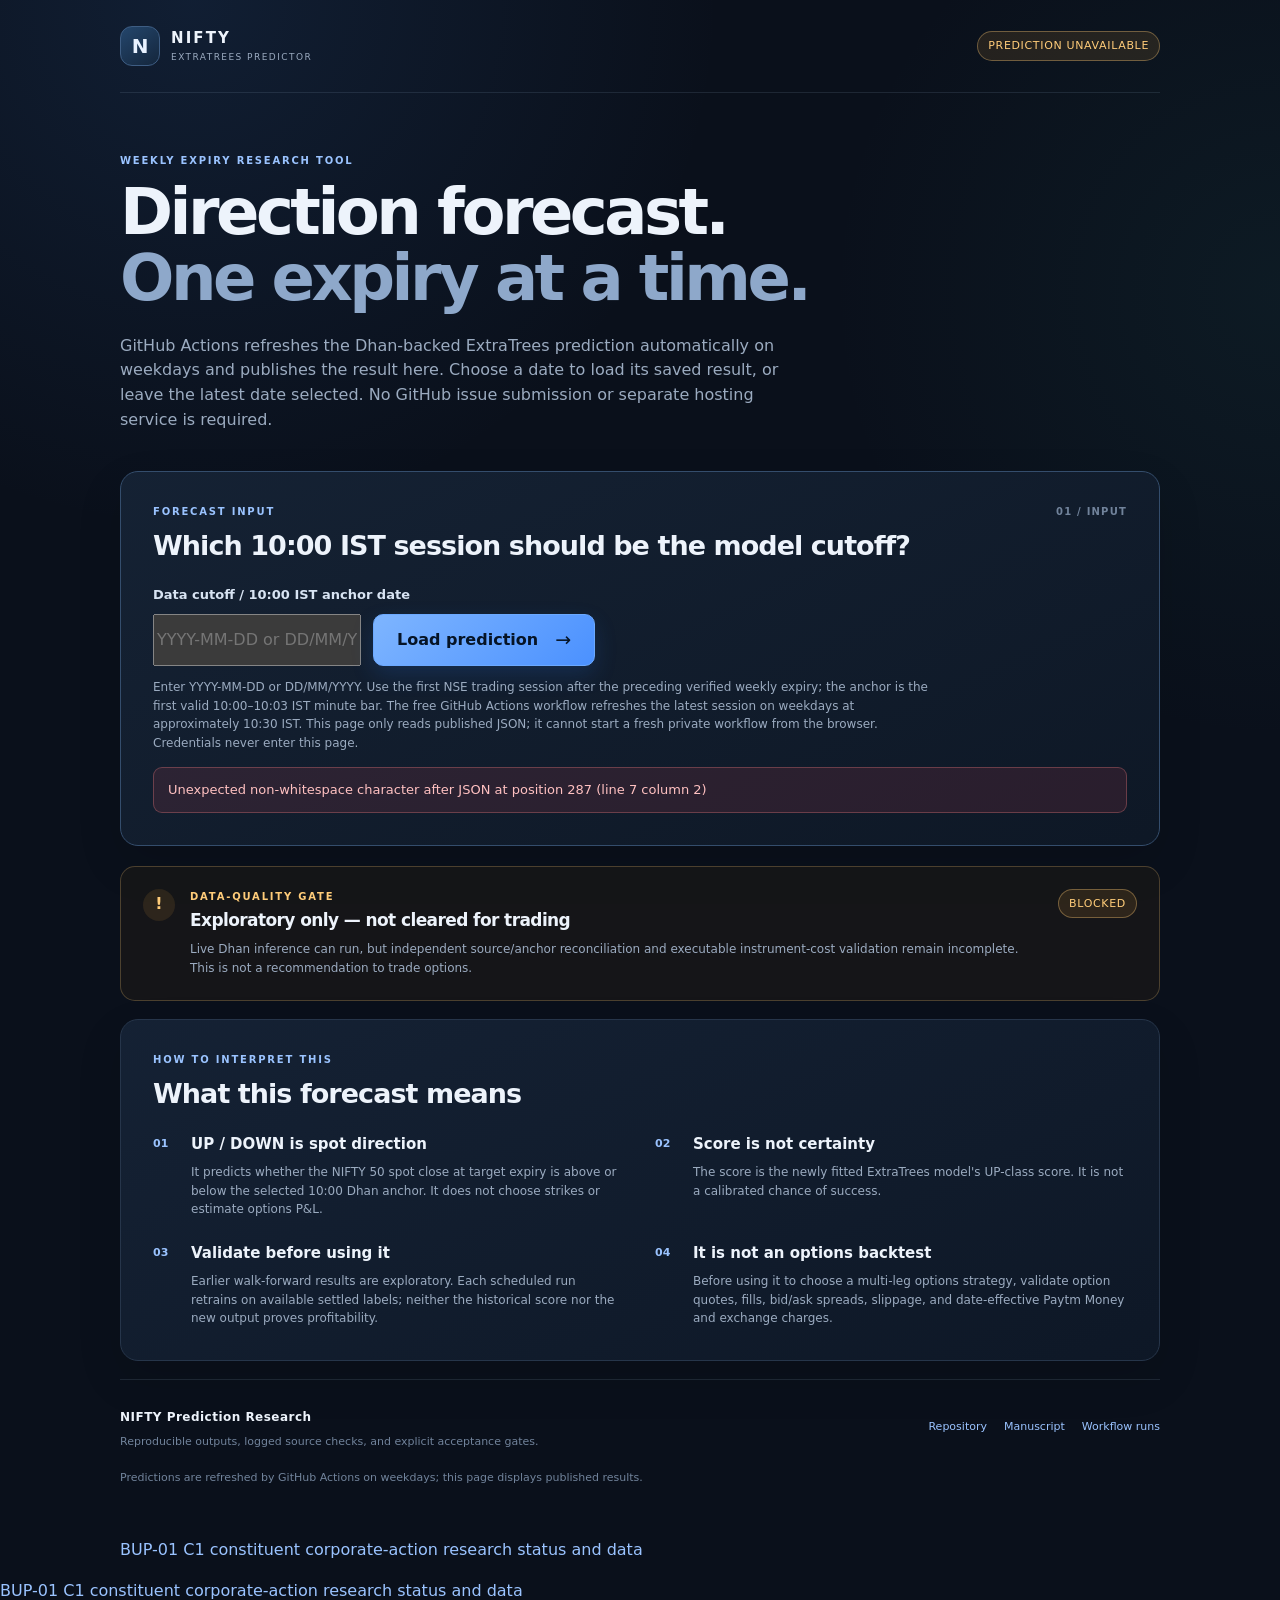
<file: docs/index.html>
<!doctype html>
<html lang="en">
<head>
  <meta charset="utf-8">
  <meta name="viewport" content="width=device-width, initial-scale=1">
  <meta name="theme-color" content="#101827">
  <meta name="description" content="Leakage-aware NIFTY weekly expiry direction forecasts using the repository's ExtraTrees classifier.">
  <title>NIFTY ExtraTrees Predictor</title>
  <link rel="stylesheet" href="./assets/predictor.css">
</head>
<body>
  <main class="shell">
    <header class="topbar">
      <a class="brand" href="./" aria-label="NIFTY ExtraTrees Predictor home">
        <span class="brand-mark">N</span>
        <span><strong>NIFTY</strong><small>EXTRATREES PREDICTOR</small></span>
      </a>
      <span id="page-status" class="status-pill status-loading"><span class="status-dot"></span> Loading latest published prediction</span>
    </header>

    <section class="hero">
      <p class="eyebrow">WEEKLY EXPIRY RESEARCH TOOL</p>
      <h1>Direction forecast.<br><span>One expiry at a time.</span></h1>
      <p class="hero-copy">GitHub Actions refreshes the Dhan-backed ExtraTrees prediction automatically on weekdays and publishes the result here. Choose a date to load its saved result, or leave the latest date selected. No GitHub issue submission or separate hosting service is required.</p>
    </section>

    <section class="panel predictor-panel" aria-labelledby="predict-heading">
      <div class="panel-heading">
        <div>
          <p class="eyebrow">FORECAST INPUT</p>
          <h2 id="predict-heading">Which 10:00 IST session should be the model cutoff?</h2>
        </div>
        <span class="step-number">01 / INPUT</span>
      </div>
      <form id="predict-form">
        <label for="as-of-date">Data cutoff / 10:00 IST anchor date</label>
        <div class="input-row">
          <input id="as-of-date" name="as-of-date" type="text" inputmode="numeric" autocomplete="off" placeholder="YYYY-MM-DD or DD/MM/YYYY" aria-describedby="date-format-help" required>
          <button id="predict-button" type="submit" disabled><span>Predict</span><span class="button-arrow" aria-hidden="true">→</span></button>
        </div>
        <p id="date-format-help" class="helper">Enter YYYY-MM-DD or DD/MM/YYYY. Use the first NSE trading session after the preceding verified weekly expiry; the anchor is the first valid 10:00–10:03 IST minute bar. The free GitHub Actions workflow refreshes the latest session on weekdays at approximately 10:30 IST. This page only reads published JSON; it cannot start a fresh private workflow from the browser. Credentials never enter this page.</p>
        <div id="input-error" class="input-error" role="alert" hidden></div>
        
      </form>
    </section>

    <section id="result-section" class="panel result-panel" aria-live="polite" hidden>
      <div class="result-top">
        <div>
          <p class="eyebrow">MODEL OUTPUT</p>
          <p id="forecast-kind" class="forecast-kind">Forecast</p>
        </div>
        <span id="result-date" class="result-date"></span>
      </div>
      <div class="prediction-line">
        <div id="direction-symbol" class="direction-symbol">↗</div>
        <div>
          <p class="eyebrow">PREDICTED SPOT DIRECTION</p>
          <h2 id="direction-value">UP</h2>
          <p id="direction-description" class="direction-description"></p>
        </div>
      </div>
      <div class="metric-grid">
        <div class="metric">
          <span>Target expiry</span>
          <strong id="target-expiry">—</strong>
        </div>
        <div class="metric">
          <span>UP model score</span>
          <strong id="p-up">—</strong>
          <small>Not a calibrated probability</small>
        </div>
        <div class="metric">
          <span>Training observations</span>
          <strong id="train-count">—</strong>
        </div>
        <div class="metric">
          <span>Labels known through</span>
          <strong id="train-through">—</strong>
        </div>
      </div>
      <div class="metric-grid" style="margin-top:12px"><div class="metric"><span>Dhan 10:00 anchor price</span><strong id="anchor-price">—</strong></div><div class="metric"><span>Validated minute bars</span><strong id="bars-used">—</strong></div></div>
      <div id="expiry-note" class="minor-note" hidden></div>
    </section>

    <section class="gate-panel" aria-labelledby="gate-heading">
      <div class="gate-icon" aria-hidden="true">!</div>
      <div class="gate-copy">
        <p class="eyebrow">DATA-QUALITY GATE</p>
        <h2 id="gate-heading">Exploratory only — not cleared for trading</h2>
        <p id="gate-description">Live Dhan inference can run, but independent source/anchor reconciliation and executable instrument-cost validation remain incomplete. This is not a recommendation to trade options.</p>
      </div>
      <span id="gate-status" class="status-pill status-blocked">BLOCKED</span>
    </section>

    <section class="panel details-panel">
      <div class="panel-heading">
        <div>
          <p class="eyebrow">HOW TO INTERPRET THIS</p>
          <h2>What this forecast means</h2>
        </div>
      </div>
      <div class="detail-grid">
        <article>
          <span class="detail-index">01</span>
          <h3>UP / DOWN is spot direction</h3>
          <p>It predicts whether the NIFTY 50 spot close at target expiry is above or below the selected 10:00 Dhan anchor. It does not choose strikes or estimate options P&amp;L.</p>
        </article>
        <article>
          <span class="detail-index">02</span>
          <h3>Score is not certainty</h3>
          <p>The score is the newly fitted ExtraTrees model's UP-class score. It is not a calibrated chance of success.</p>
        </article>
        <article>
          <span class="detail-index">03</span>
          <h3>Validate before using it</h3>
          <p>Earlier walk-forward results are exploratory. Each scheduled run retrains on available settled labels; neither the historical score nor the new output proves profitability.</p>
        </article>
        <article>
          <span class="detail-index">04</span>
          <h3>It is not an options backtest</h3>
          <p>Before using it to choose a multi-leg options strategy, validate option quotes, fills, bid/ask spreads, slippage, and date-effective Paytm Money and exchange charges.</p>
        </article>
      </div>
    </section>

    <footer class="footer">
      <div>
        <strong>NIFTY Prediction Research</strong>
        <p>Reproducible outputs, logged source checks, and explicit acceptance gates.</p>
      </div>
      <nav aria-label="Research links">
        <a href="https://github.com/VCR-TRADING-RESEARCH/NIFTY-Prediction">Repository</a>
        <a href="https://github.com/VCR-TRADING-RESEARCH/NIFTY-Prediction/blob/main/research/manuscript.md">Manuscript</a>
        <a href="https://github.com/VCR-TRADING-RESEARCH/NIFTY-Prediction/actions">Workflow runs</a>
      </nav>
      <p id="generated-at" class="generated-at">Published predictions are generated by GitHub Actions; check workflow runs for freshness.</p>
    </footer>
  <p><a href="research/constituent_weekly/index.html">BUP-01 C1 constituent corporate-action research status and data</a></p>
</main>
  <script src="./assets/predictor.js?v=20261025b" defer></script>
<p><a href="research/constituent_weekly/index.html">BUP-01 C1 constituent corporate-action research status and data</a></p>
</body>
</html>
</file>
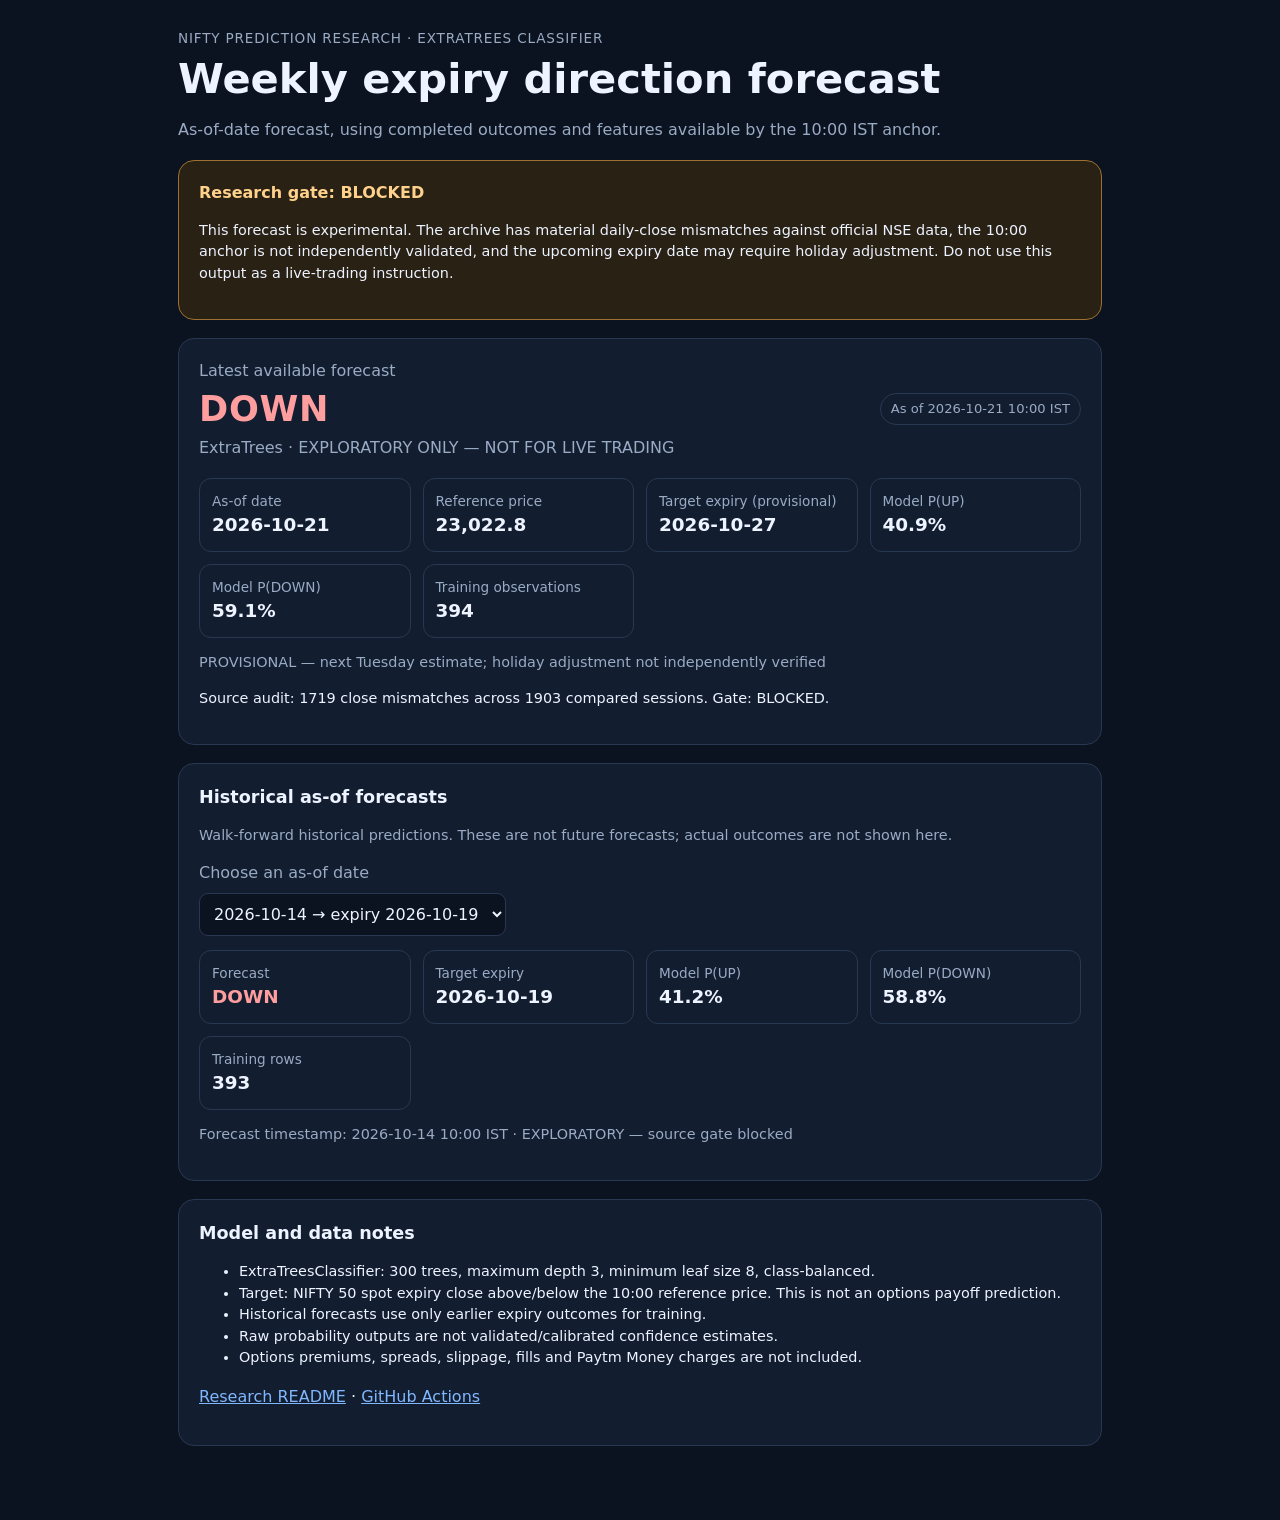
<file: docs/prediction/index.html>
<!doctype html>
<html lang="en">
<head>
<meta charset="utf-8"><meta name="viewport" content="width=device-width, initial-scale=1">
<title>NIFTY Expiry Prediction | ExtraTrees</title>
<style>
:root{color-scheme:dark;--bg:#0b1220;--panel:#121d30;--muted:#9aabc4;--line:#293852;--text:#edf3ff;--accent:#80b7ff}
*{box-sizing:border-box}body{margin:0;background:var(--bg);color:var(--text);font:16px/1.5 system-ui,-apple-system,Segoe UI,sans-serif}main{max-width:960px;margin:0 auto;padding:28px 18px 56px}h1{font-size:clamp(1.8rem,4vw,2.6rem);line-height:1.1;margin:8px 0}h2{font-size:1.1rem;margin:0 0 12px}.muted{color:var(--muted)}.topline{font-size:.85rem;color:var(--muted);letter-spacing:.06em;text-transform:uppercase}.panel{background:var(--panel);border:1px solid var(--line);border-radius:16px;padding:20px;margin:18px 0}.warning{border-color:#9d7132;background:#2a2115}.warning strong{color:#ffd18b}.signal{display:flex;align-items:center;justify-content:space-between;gap:16px;flex-wrap:wrap}.direction{font-size:2.2rem;font-weight:800;letter-spacing:.02em}.up{color:#70e0ac}.down{color:#ff9e9e}.pill{border:1px solid var(--line);border-radius:999px;padding:5px 10px;font-size:.82rem;color:var(--muted)}.grid{display:grid;grid-template-columns:repeat(auto-fit,minmax(170px,1fr));gap:12px}.metric{border:1px solid var(--line);border-radius:12px;padding:12px}.metric span{display:block;color:var(--muted);font-size:.85rem}.metric b{font-size:1.15rem;overflow-wrap:anywhere}label{display:block;margin:8px 0;color:var(--muted)}select{font:inherit;border-radius:9px;border:1px solid var(--line);padding:10px;background:var(--bg);color:var(--text)}a{color:var(--accent)}.small{font-size:.9rem}
</style></head>
<body><main>
<div class="topline">NIFTY Prediction Research · ExtraTrees Classifier</div>
<h1>Weekly expiry direction forecast</h1>
<p class="muted">As-of-date forecast, using completed outcomes and features available by the 10:00 IST anchor.</p>
<section class="panel warning"><strong>Research gate: BLOCKED</strong><p class="small">This forecast is experimental. The archive has material daily-close mismatches against official NSE data, the 10:00 anchor is not independently validated, and the upcoming expiry date may require holiday adjustment. Do not use this output as a live-trading instruction.</p></section>
<section class="panel" id="latest"><p class="muted">Loading latest prediction…</p></section>
<section class="panel"><h2>Historical as-of forecasts</h2><p class="muted small">Walk-forward historical predictions. These are not future forecasts; actual outcomes are not shown here.</p><label for="asof">Choose an as-of date</label><select id="asof"><option>Loading dates…</option></select><div id="selected" style="margin-top:14px"></div></section>
<section class="panel"><h2>Model and data notes</h2><ul class="small"><li>ExtraTreesClassifier: 300 trees, maximum depth 3, minimum leaf size 8, class-balanced.</li><li>Target: NIFTY 50 spot expiry close above/below the 10:00 reference price. This is not an options payoff prediction.</li><li>Historical forecasts use only earlier expiry outcomes for training.</li><li>Raw probability outputs are not validated/calibrated confidence estimates.</li><li>Options premiums, spreads, slippage, fills and Paytm Money charges are not included.</li></ul><p><a href="https://github.com/VCR-TRADING-RESEARCH/NIFTY-Prediction/blob/research/phase-3-official-source-reconciliation/README.md">Research README</a> · <a href="https://github.com/VCR-TRADING-RESEARCH/NIFTY-Prediction/actions">GitHub Actions</a></p></section>
</main>
<script>
const $=id=>document.getElementById(id);
function pct(v){return Number.isFinite(Number(v))?(100*Number(v)).toFixed(1)+'%':'—'}
function renderLatest(d){const cls=d.prediction==='UP'?'up':'down';$('latest').innerHTML='<div class="signal"><div><div class="muted">Latest available forecast</div><div class="direction '+cls+'">'+d.prediction+'</div><div class="muted">ExtraTrees · '+d.prediction_status+'</div></div><span class="pill">As of '+(d.forecast_time_ist||d.as_of_date)+'</span></div><div class="grid" style="margin-top:18px"><div class="metric"><span>As-of date</span><b>'+d.as_of_date+'</b></div><div class="metric"><span>Reference price</span><b>'+Number(d.reference_price||0).toLocaleString('en-IN',{maximumFractionDigits:2})+'</b></div><div class="metric"><span>Target expiry (provisional)</span><b>'+d.target_expiry_date+'</b></div><div class="metric"><span>Model P(UP)</span><b>'+pct(d.p_up)+'</b></div><div class="metric"><span>Model P(DOWN)</span><b>'+pct(d.p_down)+'</b></div><div class="metric"><span>Training observations</span><b>'+d.training_rows+'</b></div></div><p class="muted small">'+(d.target_expiry_status||'')+'</p><p class="small">Source audit: '+(d.archive_close_mismatches_over_1_point??'—')+' close mismatches across '+(d.official_sessions_compared??'—')+' compared sessions. Gate: '+d.historical_source_gate+'.</p>'}
function parseCSV(text){const lines=text.trim().split(/\r?\n/);if(lines.length<2)return [];const headers=lines.shift().split(',');return lines.map(line=>{const vals=line.split(',');return Object.fromEntries(headers.map((h,i)=>[h,vals[i]??'']))})}
function renderSelected(rows){const r=rows.find(x=>x.as_of_date===$('asof').value);if(!r){$('selected').innerHTML='<p class="muted">No historical forecast for this date.</p>';return}const cls=r.prediction==='UP'?'up':'down';$('selected').innerHTML='<div class="grid"><div class="metric"><span>Forecast</span><b class="'+cls+'">'+r.prediction+'</b></div><div class="metric"><span>Target expiry</span><b>'+r.target_expiry_date+'</b></div><div class="metric"><span>Model P(UP)</span><b>'+pct(r.p_up)+'</b></div><div class="metric"><span>Model P(DOWN)</span><b>'+pct(r.p_down)+'</b></div><div class="metric"><span>Training rows</span><b>'+r.training_rows+'</b></div></div><p class="muted small">Forecast timestamp: '+r.forecast_time_ist+' IST · '+r.status+'</p>'}
Promise.all([fetch('./latest_prediction.json?v='+Date.now()),fetch('./prediction_history.csv?v='+Date.now())]).then(async([a,b])=>{if(!a.ok||!b.ok)throw new Error('Prediction files are not published yet. Run the research workflow first.');const latest=await a.json(),history=parseCSV(await b.text());renderLatest(latest);const sel=$('asof');sel.innerHTML='';history.slice().reverse().forEach(r=>{const o=document.createElement('option');o.value=r.as_of_date;o.textContent=r.as_of_date+' → expiry '+r.target_expiry_date;sel.appendChild(o)});sel.addEventListener('change',()=>renderSelected(history));if(history.length)renderSelected(history)}).catch(err=>{$('latest').innerHTML='<strong>Prediction not yet generated</strong><p class="muted small">'+err.message+'</p><p class="small">Run the <a href="https://github.com/VCR-TRADING-RESEARCH/NIFTY-Prediction/actions/workflows/nifty-research.yml">NIFTY Weekly Expiry Research workflow</a>. The page will display a blocked status if source checks fail.</p>'; $('asof').innerHTML='<option>Unavailable until workflow completes</option>'});
</script></body></html>
</file>
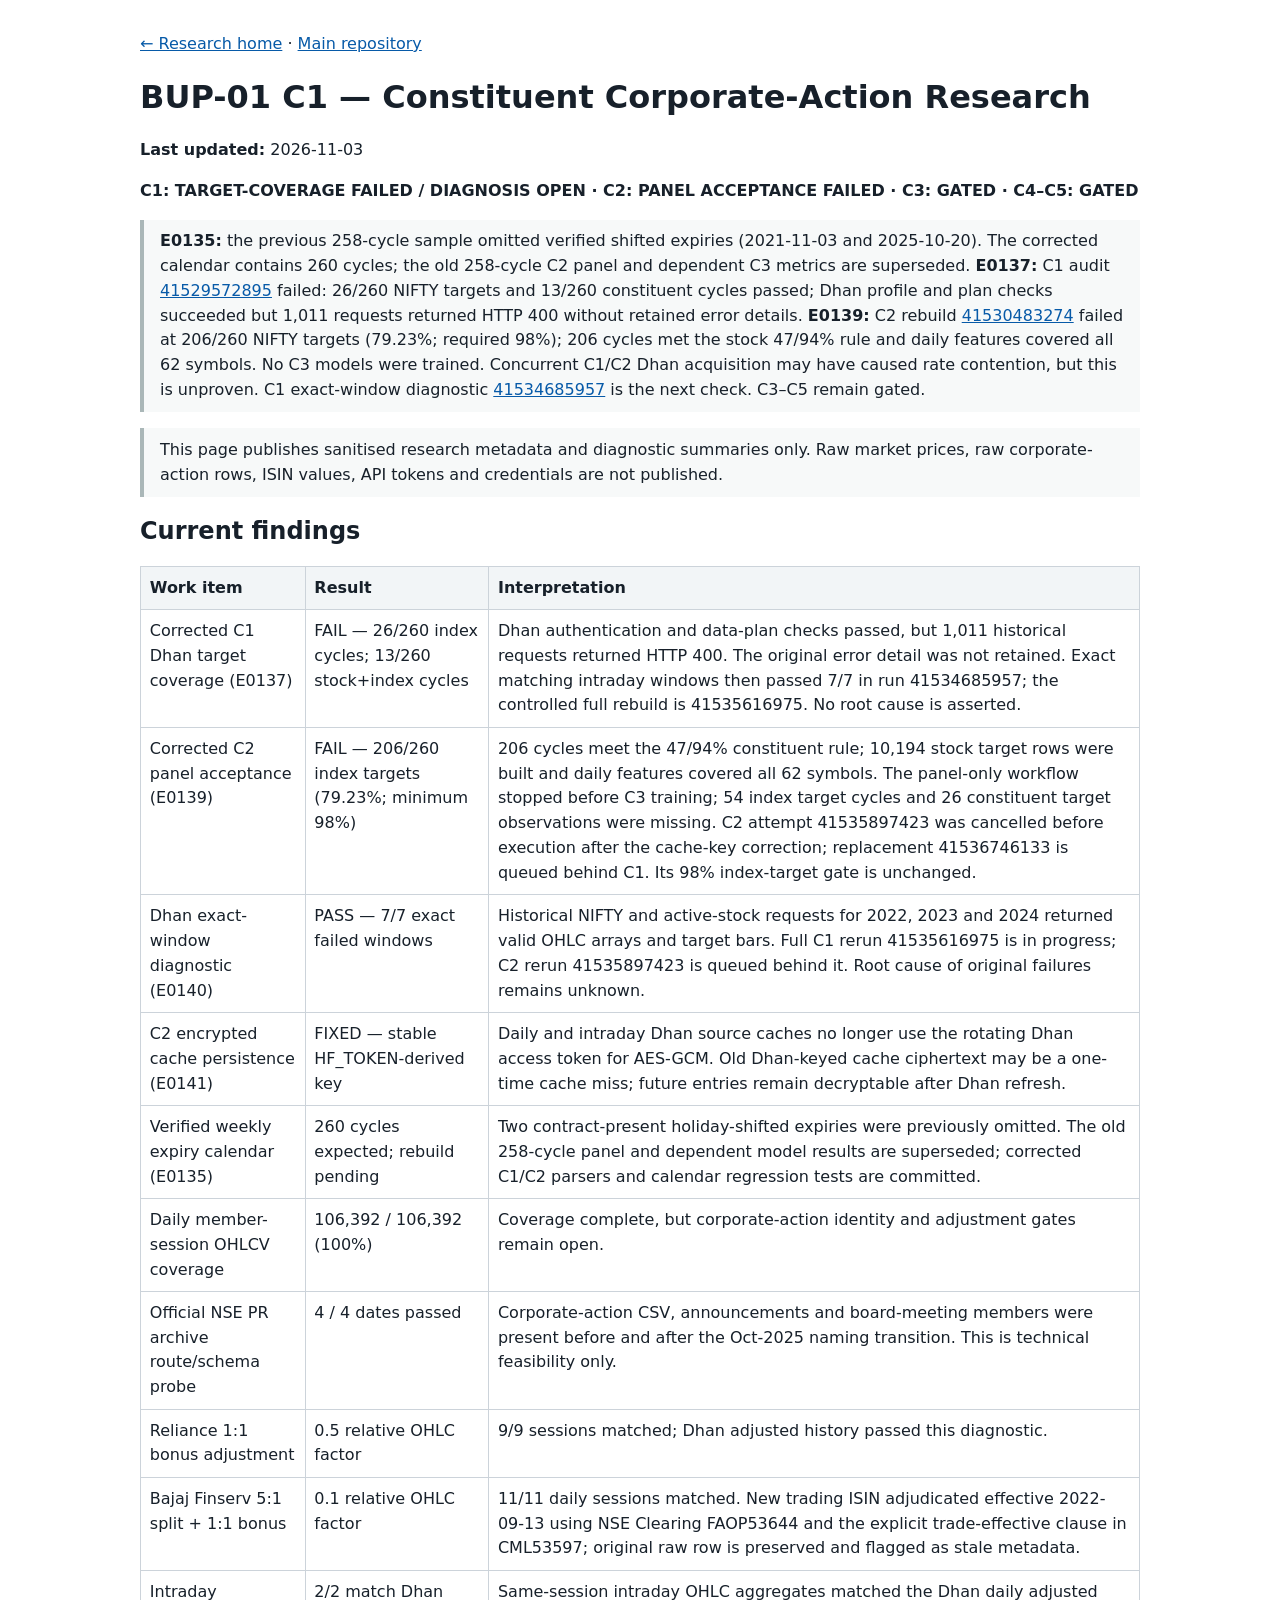
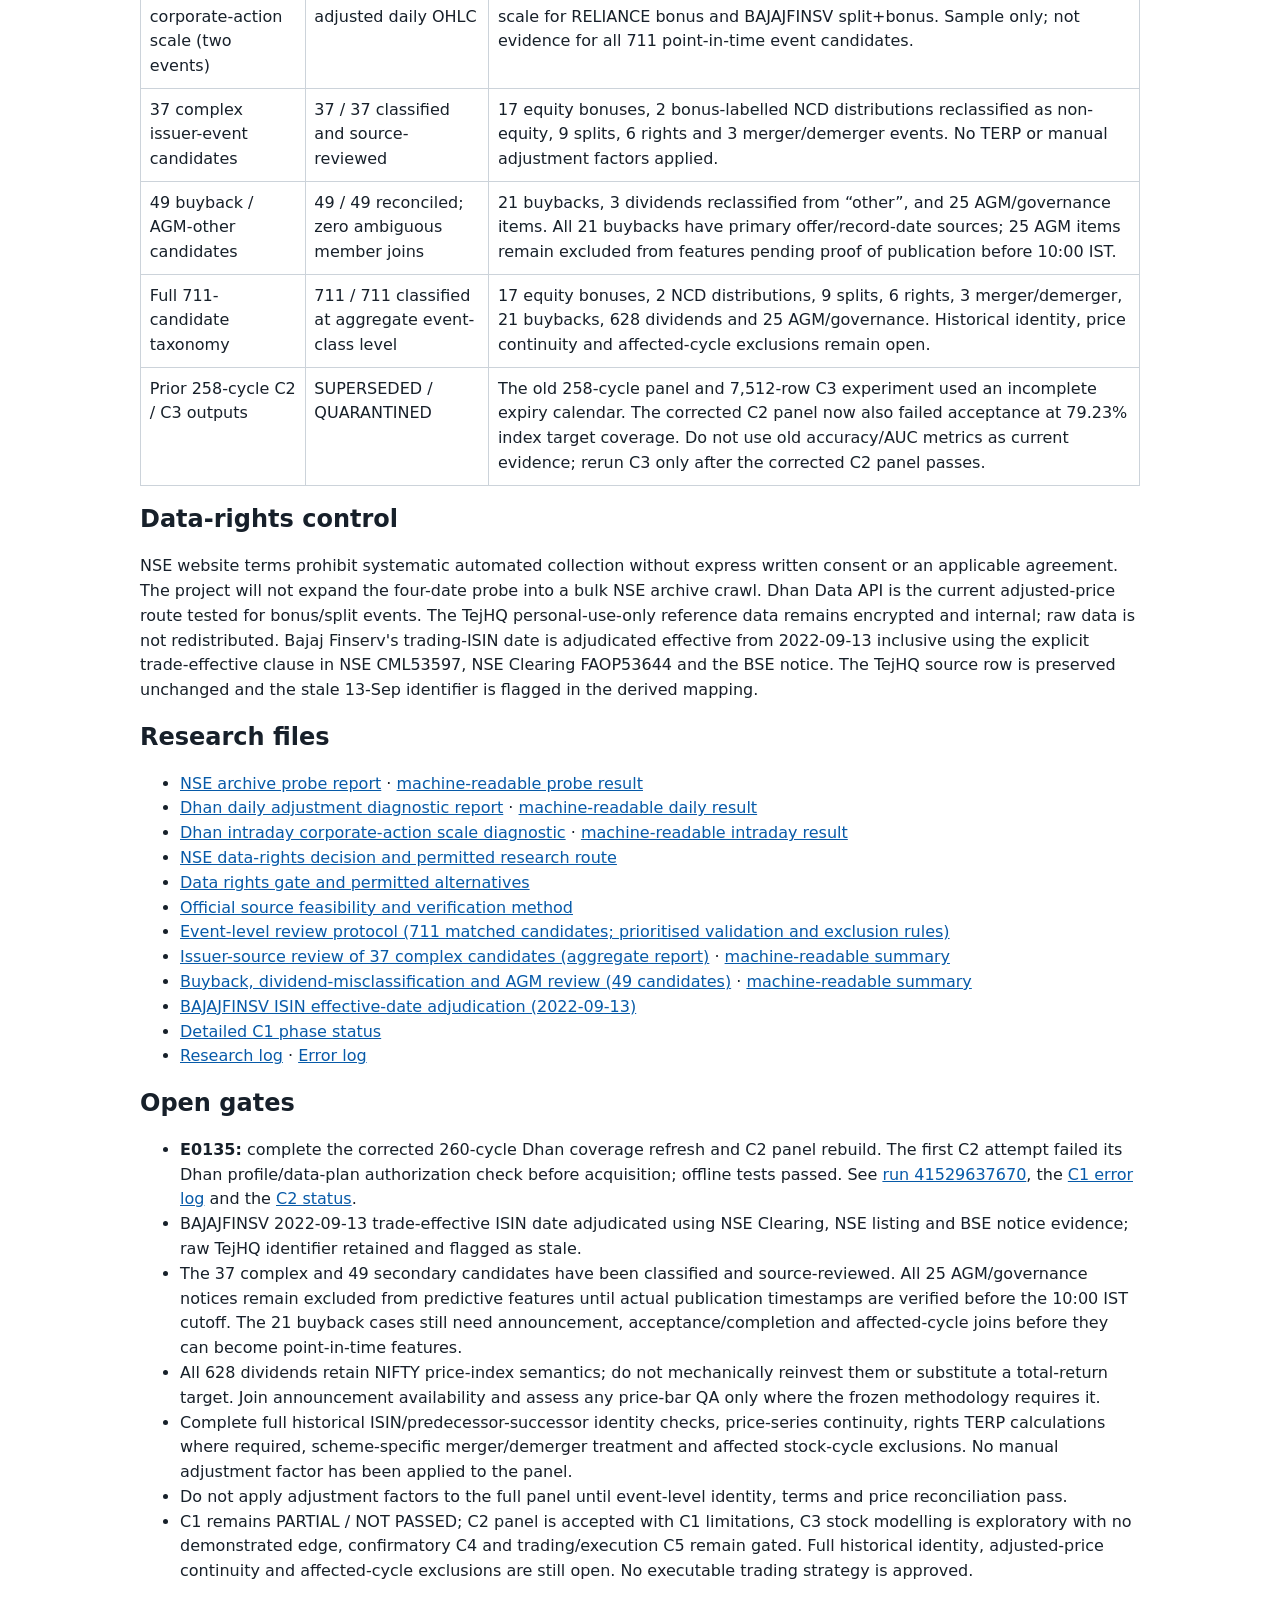
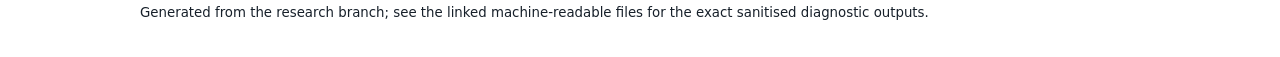
<file: docs/research/constituent_weekly/index.html>
<!doctype html>
<html lang="en">
<head>
<meta charset="utf-8">
<meta name="viewport" content="width=device-width, initial-scale=1">
<title>BUP-01 C1 — Constituent Corporate-Action Research</title>
<style>
body{font-family:system-ui,-apple-system,Segoe UI,Roboto,sans-serif;max-width:1000px;margin:2rem auto;padding:0 1rem;line-height:1.55;color:#17202a}
h1,h2{line-height:1.2} table{border-collapse:collapse;width:100%;margin:1rem 0} th,td{border:1px solid #ccd3da;padding:.55rem;text-align:left;vertical-align:top} th{background:#f2f5f7}
.status{font-weight:700} .note{border-left:4px solid #aab7b8;padding:.6rem 1rem;background:#f7f9f9}
a{color:#075aa8} code{overflow-wrap:anywhere}
</style>
</head>
<body>
<p><a href="../../index.html">← Research home</a> · <a href="https://github.com/VCR-TRADING-RESEARCH/NIFTY-Prediction">Main repository</a></p>
<h1>BUP-01 C1 — Constituent Corporate-Action Research</h1>
<p><strong>Last updated:</strong> 2026-11-03</p>
<p class="status">C1: TARGET-COVERAGE FAILED / DIAGNOSIS OPEN · C2: PANEL ACCEPTANCE FAILED · C3: GATED · C4–C5: GATED</p>
<p class="note"><strong>E0135:</strong> the previous 258-cycle sample omitted verified shifted expiries (2021-11-03 and 2025-10-20). The corrected calendar contains 260 cycles; the old 258-cycle C2 panel and dependent C3 metrics are superseded. <strong>E0137:</strong> C1 audit <a href="https://github.com/VCR-TRADING-RESEARCH/NIFTY-Prediction/actions/runs/41529572895">41529572895</a> failed: 26/260 NIFTY targets and 13/260 constituent cycles passed; Dhan profile and plan checks succeeded but 1,011 requests returned HTTP 400 without retained error details. <strong>E0139:</strong> C2 rebuild <a href="https://github.com/VCR-TRADING-RESEARCH/NIFTY-Prediction/actions/runs/41530483274">41530483274</a> failed at 206/260 NIFTY targets (79.23%; required 98%); 206 cycles met the stock 47/94% rule and daily features covered all 62 symbols. No C3 models were trained. Concurrent C1/C2 Dhan acquisition may have caused rate contention, but this is unproven. C1 exact-window diagnostic <a href="https://github.com/VCR-TRADING-RESEARCH/NIFTY-Prediction/actions/runs/41534685957">41534685957</a> is the next check. C3–C5 remain gated.</p>
<p class="note">This page publishes sanitised research metadata and diagnostic summaries only. Raw market prices, raw corporate-action rows, ISIN values, API tokens and credentials are not published.</p>

<h2>Current findings</h2>
<table>
<thead><tr><th>Work item</th><th>Result</th><th>Interpretation</th></tr></thead>
<tbody>
<tr><td>Corrected C1 Dhan target coverage (E0137)</td><td>FAIL — 26/260 index cycles; 13/260 stock+index cycles</td><td>Dhan authentication and data-plan checks passed, but 1,011 historical requests returned HTTP 400. The original error detail was not retained. Exact matching intraday windows then passed 7/7 in run 41534685957; the controlled full rebuild is 41535616975. No root cause is asserted.</td></tr>
<tr><td>Corrected C2 panel acceptance (E0139)</td><td>FAIL — 206/260 index targets (79.23%; minimum 98%)</td><td>206 cycles meet the 47/94% constituent rule; 10,194 stock target rows were built and daily features covered all 62 symbols. The panel-only workflow stopped before C3 training; 54 index target cycles and 26 constituent target observations were missing. C2 attempt 41535897423 was cancelled before execution after the cache-key correction; replacement 41536746133 is queued behind C1. Its 98% index-target gate is unchanged.</td></tr>
<tr><td>Dhan exact-window diagnostic (E0140)</td><td>PASS — 7/7 exact failed windows</td><td>Historical NIFTY and active-stock requests for 2022, 2023 and 2024 returned valid OHLC arrays and target bars. Full C1 rerun 41535616975 is in progress; C2 rerun 41535897423 is queued behind it. Root cause of original failures remains unknown.</td></tr>
<tr><td>C2 encrypted cache persistence (E0141)</td><td>FIXED — stable HF_TOKEN-derived key</td><td>Daily and intraday Dhan source caches no longer use the rotating Dhan access token for AES-GCM. Old Dhan-keyed cache ciphertext may be a one-time cache miss; future entries remain decryptable after Dhan refresh.</td></tr>

<tr><td>Verified weekly expiry calendar (E0135)</td><td>260 cycles expected; rebuild pending</td><td>Two contract-present holiday-shifted expiries were previously omitted. The old 258-cycle panel and dependent model results are superseded; corrected C1/C2 parsers and calendar regression tests are committed.</td></tr>
<tr><td>Daily member-session OHLCV coverage</td><td>106,392 / 106,392 (100%)</td><td>Coverage complete, but corporate-action identity and adjustment gates remain open.</td></tr>
<tr><td>Official NSE PR archive route/schema probe</td><td>4 / 4 dates passed</td><td>Corporate-action CSV, announcements and board-meeting members were present before and after the Oct-2025 naming transition. This is technical feasibility only.</td></tr>
<tr><td>Reliance 1:1 bonus adjustment</td><td>0.5 relative OHLC factor</td><td>9/9 sessions matched; Dhan adjusted history passed this diagnostic.</td></tr>
<tr><td>Bajaj Finserv 5:1 split + 1:1 bonus</td><td>0.1 relative OHLC factor</td><td>11/11 daily sessions matched. New trading ISIN adjudicated effective 2022-09-13 using NSE Clearing FAOP53644 and the explicit trade-effective clause in CML53597; original raw row is preserved and flagged as stale metadata.</td></tr>
<tr><td>Intraday corporate-action scale (two events)</td><td>2/2 match Dhan adjusted daily OHLC</td><td>Same-session intraday OHLC aggregates matched the Dhan daily adjusted scale for RELIANCE bonus and BAJAJFINSV split+bonus. Sample only; not evidence for all 711 point-in-time event candidates.</td></tr>
<tr><td>37 complex issuer-event candidates</td><td>37 / 37 classified and source-reviewed</td><td>17 equity bonuses, 2 bonus-labelled NCD distributions reclassified as non-equity, 9 splits, 6 rights and 3 merger/demerger events. No TERP or manual adjustment factors applied.</td></tr>
<tr><td>49 buyback / AGM-other candidates</td><td>49 / 49 reconciled; zero ambiguous member joins</td><td>21 buybacks, 3 dividends reclassified from “other”, and 25 AGM/governance items. All 21 buybacks have primary offer/record-date sources; 25 AGM items remain excluded from features pending proof of publication before 10:00 IST.</td></tr>
<tr><td>Full 711-candidate taxonomy</td><td>711 / 711 classified at aggregate event-class level</td><td>17 equity bonuses, 2 NCD distributions, 9 splits, 6 rights, 3 merger/demerger, 21 buybacks, 628 dividends and 25 AGM/governance. Historical identity, price continuity and affected-cycle exclusions remain open.</td></tr>
<tr><td>Prior 258-cycle C2 / C3 outputs</td><td>SUPERSEDED / QUARANTINED</td><td>The old 258-cycle panel and 7,512-row C3 experiment used an incomplete expiry calendar. The corrected C2 panel now also failed acceptance at 79.23% index target coverage. Do not use old accuracy/AUC metrics as current evidence; rerun C3 only after the corrected C2 panel passes.</td></tr>
</tbody>
</table>

<h2>Data-rights control</h2>
<p>NSE website terms prohibit systematic automated collection without express written consent or an applicable agreement. The project will not expand the four-date probe into a bulk NSE archive crawl. Dhan Data API is the current adjusted-price route tested for bonus/split events. The TejHQ personal-use-only reference data remains encrypted and internal; raw data is not redistributed. Bajaj Finserv's trading-ISIN date is adjudicated effective from 2022-09-13 inclusive using the explicit trade-effective clause in NSE CML53597, NSE Clearing FAOP53644 and the BSE notice. The TejHQ source row is preserved unchanged and the stale 13-Sep identifier is flagged in the derived mapping.</p>

<h2>Research files</h2>
<ul>
<li><a href="C1_NSE_PR_ARCHIVE_PROBE.md">NSE archive probe report</a> · <a href="C1_NSE_PR_ARCHIVE_PROBE.json">machine-readable probe result</a></li>
<li><a href="C1_DHAN_ADJUSTMENT_DIAGNOSTIC.md">Dhan daily adjustment diagnostic report</a> · <a href="C1_DHAN_ADJUSTMENT_DIAGNOSTIC.json">machine-readable daily result</a></li>
<li><a href="C1_DHAN_INTRADAY_CA_DIAGNOSTIC.md">Dhan intraday corporate-action scale diagnostic</a> · <a href="C1_DHAN_INTRADAY_CA_DIAGNOSTIC.json">machine-readable intraday result</a></li>
<li><a href="C1_NSE_DATA_RIGHTS_DECISION.md">NSE data-rights decision and permitted research route</a></li>
<li><a href="C1_DATA_RIGHTS_AND_ALTERNATIVES.md">Data rights gate and permitted alternatives</a></li>
<li><a href="C1_OFFICIAL_CORPORATE_ACTION_SOURCE_FEASIBILITY.md">Official source feasibility and verification method</a></li>
<li><a href="C1_EVENT_REVIEW_PROTOCOL.md">Event-level review protocol (711 matched candidates; prioritised validation and exclusion rules)</a></li>
<li><a href="C1_ISSUER_EVENT_REVIEW_AGGREGATE.md">Issuer-source review of 37 complex candidates (aggregate report)</a> · <a href="C1_ISSUER_EVENT_REVIEW_AGGREGATE.json">machine-readable summary</a></li>
<li><a href="C1_BUYBACK_AGM_REVIEW_AGGREGATE.md">Buyback, dividend-misclassification and AGM review (49 candidates)</a> · <a href="C1_BUYBACK_AGM_REVIEW_AGGREGATE.json">machine-readable summary</a></li>
<li><a href="C1_BAJAJFINSV_ISIN_ADJUDICATION.md">BAJAJFINSV ISIN effective-date adjudication (2022-09-13)</a></li>
<li><a href="https://github.com/VCR-TRADING-RESEARCH/NIFTY-Prediction/blob/phase/constituent-weekly-outcomes-c1-data/research/constituent_weekly/STATUS.md">Detailed C1 phase status</a></li>
<li><a href="https://github.com/VCR-TRADING-RESEARCH/NIFTY-Prediction/blob/phase/constituent-weekly-outcomes-c1-data/logs/RESEARCH_LOG.md">Research log</a> · <a href="https://github.com/VCR-TRADING-RESEARCH/NIFTY-Prediction/blob/phase/constituent-weekly-outcomes-c1-data/logs/ERROR_LOG.md">Error log</a></li>
</ul>

<h2>Open gates</h2>
<ul>
<li><strong>E0135:</strong> complete the corrected 260-cycle Dhan coverage refresh and C2 panel rebuild. The first C2 attempt failed its Dhan profile/data-plan authorization check before acquisition; offline tests passed. See <a href="https://github.com/VCR-TRADING-RESEARCH/NIFTY-Prediction/actions/runs/41529637670">run 41529637670</a>, the <a href="https://github.com/VCR-TRADING-RESEARCH/NIFTY-Prediction/blob/phase/constituent-weekly-outcomes-c1-data/logs/ERROR_LOG.md">C1 error log</a> and the <a href="https://github.com/VCR-TRADING-RESEARCH/NIFTY-Prediction/blob/phase/constituent-weekly-outcomes-c2-panel/research/constituent_weekly/STATUS.md">C2 status</a>.</li>
<li>BAJAJFINSV 2022-09-13 trade-effective ISIN date adjudicated using NSE Clearing, NSE listing and BSE notice evidence; raw TejHQ identifier retained and flagged as stale.</li>
<li>The 37 complex and 49 secondary candidates have been classified and source-reviewed. All 25 AGM/governance notices remain excluded from predictive features until actual publication timestamps are verified before the 10:00 IST cutoff. The 21 buyback cases still need announcement, acceptance/completion and affected-cycle joins before they can become point-in-time features.</li>
<li>All 628 dividends retain NIFTY price-index semantics; do not mechanically reinvest them or substitute a total-return target. Join announcement availability and assess any price-bar QA only where the frozen methodology requires it.</li>
<li>Complete full historical ISIN/predecessor-successor identity checks, price-series continuity, rights TERP calculations where required, scheme-specific merger/demerger treatment and affected stock-cycle exclusions. No manual adjustment factor has been applied to the panel.</li>
<li>Do not apply adjustment factors to the full panel until event-level identity, terms and price reconciliation pass.</li>
<li>C1 remains PARTIAL / NOT PASSED; C2 panel is accepted with C1 limitations, C3 stock modelling is exploratory with no demonstrated edge, confirmatory C4 and trading/execution C5 remain gated. Full historical identity, adjusted-price continuity and affected-cycle exclusions are still open. No executable trading strategy is approved.</li>
</ul>
<p><small>Generated from the research branch; see the linked machine-readable files for the exact sanitised diagnostic outputs.</small></p>
</body>
</html>
</file>
<file: docs/assets/predictor.css>
:root {
  color-scheme: dark;
  --bg: #0a101b;
  --panel: #111c2c;
  --panel-soft: #162337;
  --line: #26354a;
  --text: #edf3fb;
  --muted: #9babc0;
  --subtle: #71839b;
  --accent: #9ac3ff;
  --accent-strong: #4c93ff;
  --green: #54d6a2;
  --green-bg: rgba(28, 179, 124, .12);
  --red: #ff8585;
  --red-bg: rgba(235, 79, 91, .12);
  --amber: #ffcc79;
  --amber-bg: rgba(224, 158, 54, .12);
  font-family: Inter, ui-sans-serif, system-ui, -apple-system, BlinkMacSystemFont, "Segoe UI", sans-serif;
}
* { box-sizing: border-box; }
body {
  margin: 0;
  min-height: 100vh;
  background:
    radial-gradient(circle at 15% 0%, rgba(52, 105, 176, .16), transparent 33rem),
    radial-gradient(circle at 100% 18%, rgba(42, 120, 116, .10), transparent 28rem),
    var(--bg);
  color: var(--text);
  line-height: 1.55;
}
a { color: var(--accent); text-decoration: none; }
a:hover { text-decoration: underline; }
button, input { font: inherit; }
.shell { width: min(1040px, calc(100% - 32px)); margin: 0 auto; }
.topbar {
  display: flex; align-items: center; justify-content: space-between;
  gap: 16px; padding: 26px 0; border-bottom: 1px solid rgba(143, 165, 194, .15);
}
.brand { display: inline-flex; align-items: center; gap: 11px; color: var(--text); }
.brand:hover { text-decoration: none; }
.brand-mark {
  display: grid; place-items: center; width: 40px; height: 40px; border-radius: 12px;
  border: 1px solid #3e5d83; background: linear-gradient(145deg, #24466c, #14263c);
  color: #e8f2ff; font-size: 20px; font-weight: 800;
}
.brand strong { display: block; font-size: 15px; letter-spacing: .14em; }
.brand small { display: block; margin-top: 1px; color: var(--muted); font-size: 9px; letter-spacing: .16em; }
.status-pill {
  display: inline-flex; align-items: center; gap: 8px; padding: 7px 10px;
  border: 1px solid var(--line); border-radius: 999px; font-size: 11px;
  line-height: 1.2; letter-spacing: .06em; text-transform: uppercase; white-space: nowrap;
  color: var(--muted); background: rgba(255,255,255,.02);
}
.status-dot { width: 7px; height: 7px; border-radius: 50%; background: var(--subtle); }
.status-loading .status-dot { background: var(--amber); }
.status-ready .status-dot { background: var(--green); }
.status-blocked { border-color: rgba(255, 204, 121, .35); color: var(--amber); background: var(--amber-bg); }
.hero { padding: 60px 0 38px; max-width: 740px; }
.eyebrow { margin: 0 0 10px; color: var(--accent); font-size: 10px; font-weight: 800; letter-spacing: .18em; text-transform: uppercase; }
h1 { margin: 0; font-size: clamp(36px, 6.4vw, 64px); line-height: 1.04; letter-spacing: -.055em; font-weight: 760; }
h1 span { color: #8ea8ca; }
.hero-copy { max-width: 690px; color: var(--muted); font-size: 16px; margin: 22px 0 0; }
.panel {
  margin: 0 0 18px; padding: clamp(20px, 4vw, 32px); border-radius: 18px;
  border: 1px solid var(--line); background: linear-gradient(155deg, rgba(21, 34, 52, .98), rgba(14, 24, 38, .98));
  box-shadow: 0 18px 45px rgba(0,0,0,.12);
}
.predictor-panel { border-color: #344d6c; }
.panel-heading { display: flex; justify-content: space-between; gap: 16px; align-items: start; margin-bottom: 22px; }
.panel-heading h2, .gate-copy h2 { margin: 0; font-size: clamp(20px, 3vw, 27px); letter-spacing: -.035em; line-height: 1.25; }
.step-number { color: var(--subtle); font-size: 10px; font-weight: 700; letter-spacing: .12em; white-space: nowrap; }
label { display: block; color: #d8e4f3; margin-bottom: 9px; font-size: 13px; font-weight: 650; }
.input-row { display: flex; align-items: stretch; gap: 12px; }
input[type="date"] {
  min-width: 0; flex: 1; height: 52px; padding: 0 15px; color: var(--text); background: #0b1422;
  border: 1px solid #3b4d64; border-radius: 10px; outline: none;
}
input[type="date"]:focus { border-color: var(--accent-strong); box-shadow: 0 0 0 3px rgba(76,147,255,.15); }
input[type="date"]::-webkit-calendar-picker-indicator { cursor: pointer; filter: invert(.9); }
button {
  display: inline-flex; justify-content: center; align-items: center; gap: 17px; height: 52px;
  padding: 0 23px; border: 1px solid #6ba9ff; border-radius: 10px; cursor: pointer;
  background: linear-gradient(135deg, #7eb5ff, #4b91ff); color: #061426; font-weight: 800;
  box-shadow: 0 9px 22px rgba(41, 117, 230, .18); transition: transform .15s ease, opacity .15s ease;
}
button:hover:not(:disabled) { transform: translateY(-1px); }
button:disabled { cursor: wait; opacity: .45; box-shadow: none; }
.button-arrow { font-size: 19px; font-weight: 500; }
.helper { margin: 12px 0 0; max-width: 780px; color: var(--muted); font-size: 12px; }
.input-error { margin-top: 14px; padding: 12px 14px; border: 1px solid rgba(255,133,133,.3); border-radius: 9px; background: var(--red-bg); color: #ffc1c1; font-size: 13px; }
.result-panel { border-color: #3c536d; }
.result-top { display: flex; justify-content: space-between; align-items: start; gap: 18px; }
.forecast-kind { margin: 0; color: var(--muted); font-size: 12px; }
.result-date { color: var(--muted); font-size: 12px; text-align: right; }
.prediction-line { display: flex; align-items: center; gap: 18px; padding: 23px 0 28px; }
.direction-symbol { flex: none; display: grid; place-items: center; width: 72px; height: 72px; border-radius: 19px; background: var(--green-bg); color: var(--green); font-size: 38px; font-weight: 500; }
.direction-symbol.down { background: var(--red-bg); color: var(--red); }
.prediction-line .eyebrow { margin-bottom: 4px; }
.prediction-line h2 { margin: 0; font-size: clamp(35px, 6vw, 52px); letter-spacing: -.055em; line-height: 1.05; color: var(--green); }
.prediction-line h2.down { color: var(--red); }
.direction-description { margin: 8px 0 0; color: var(--muted); font-size: 13px; }
.metric-grid { display: grid; grid-template-columns: repeat(4, minmax(0, 1fr)); gap: 10px; }
.metric { min-width: 0; padding: 16px 15px; background: rgba(6, 14, 25, .5); border: 1px solid var(--line); border-radius: 11px; }
.metric span { display: block; color: var(--muted); font-size: 11px; margin-bottom: 8px; }
.metric strong { display: block; overflow-wrap: anywhere; font-size: clamp(15px, 2.2vw, 20px); letter-spacing: -.02em; }
.metric small { display: block; margin-top: 5px; color: var(--subtle); font-size: 10px; }
.minor-note { margin-top: 16px; color: var(--amber); background: var(--amber-bg); border: 1px solid rgba(255,204,121,.2); padding: 12px 14px; border-radius: 9px; font-size: 12px; }
.gate-panel {
  display: flex; align-items: start; gap: 15px; margin: 20px 0 18px; padding: 22px;
  border: 1px solid rgba(255,204,121,.24); border-radius: 15px; background: rgba(38, 31, 20, .4);
}
.gate-icon { display: grid; place-items: center; flex: none; width: 32px; height: 32px; border-radius: 50%; background: var(--amber-bg); color: var(--amber); font-weight: 900; }
.gate-copy { flex: 1; min-width: 0; }
.gate-copy .eyebrow { color: var(--amber); margin-bottom: 6px; }
.gate-copy h2 { font-size: 17px; }
.gate-copy p:last-child { margin: 9px 0 0; color: var(--muted); font-size: 12px; }
.gate-panel .status-pill { margin-left: auto; }
.details-panel { margin-top: 18px; }
.detail-grid { display: grid; grid-template-columns: 1fr 1fr; gap: 23px 30px; }
.detail-grid article { position: relative; padding-left: 38px; }
.detail-index { position: absolute; left: 0; top: 2px; color: var(--accent); font-size: 11px; font-weight: 800; }
.detail-grid h3 { margin: 0 0 7px; font-size: 15px; }
.detail-grid p { margin: 0; color: var(--muted); font-size: 12px; }
.footer { padding: 24px 0 36px; display: grid; grid-template-columns: 1fr auto; gap: 15px; border-top: 1px solid rgba(143,165,194,.15); }
.footer strong { font-size: 12px; letter-spacing: .04em; }
.footer p { margin: 4px 0 0; font-size: 11px; color: var(--subtle); }
.footer nav { display: flex; gap: 17px; align-items: center; flex-wrap: wrap; font-size: 11px; }
.generated-at { grid-column: 1 / -1; }
[hidden] { display: none !important; }
@media (max-width: 680px) {
  .shell { width: min(100% - 22px, 1040px); }
  .topbar { align-items: start; flex-direction: column; padding: 20px 0; }
  .status-pill { white-space: normal; }
  .hero { padding: 44px 0 27px; }
  .hero-copy { font-size: 14px; }
  .panel { border-radius: 14px; }
  .input-row { flex-direction: column; }
  button { width: 100%; }
  .metric-grid { grid-template-columns: repeat(2, minmax(0, 1fr)); }
  .gate-panel { flex-wrap: wrap; }
  .gate-panel .status-pill { margin-left: 47px; }
  .detail-grid { grid-template-columns: 1fr; gap: 21px; }
  .footer { grid-template-columns: 1fr; }
  .footer nav { justify-content: start; }
}
</file>
